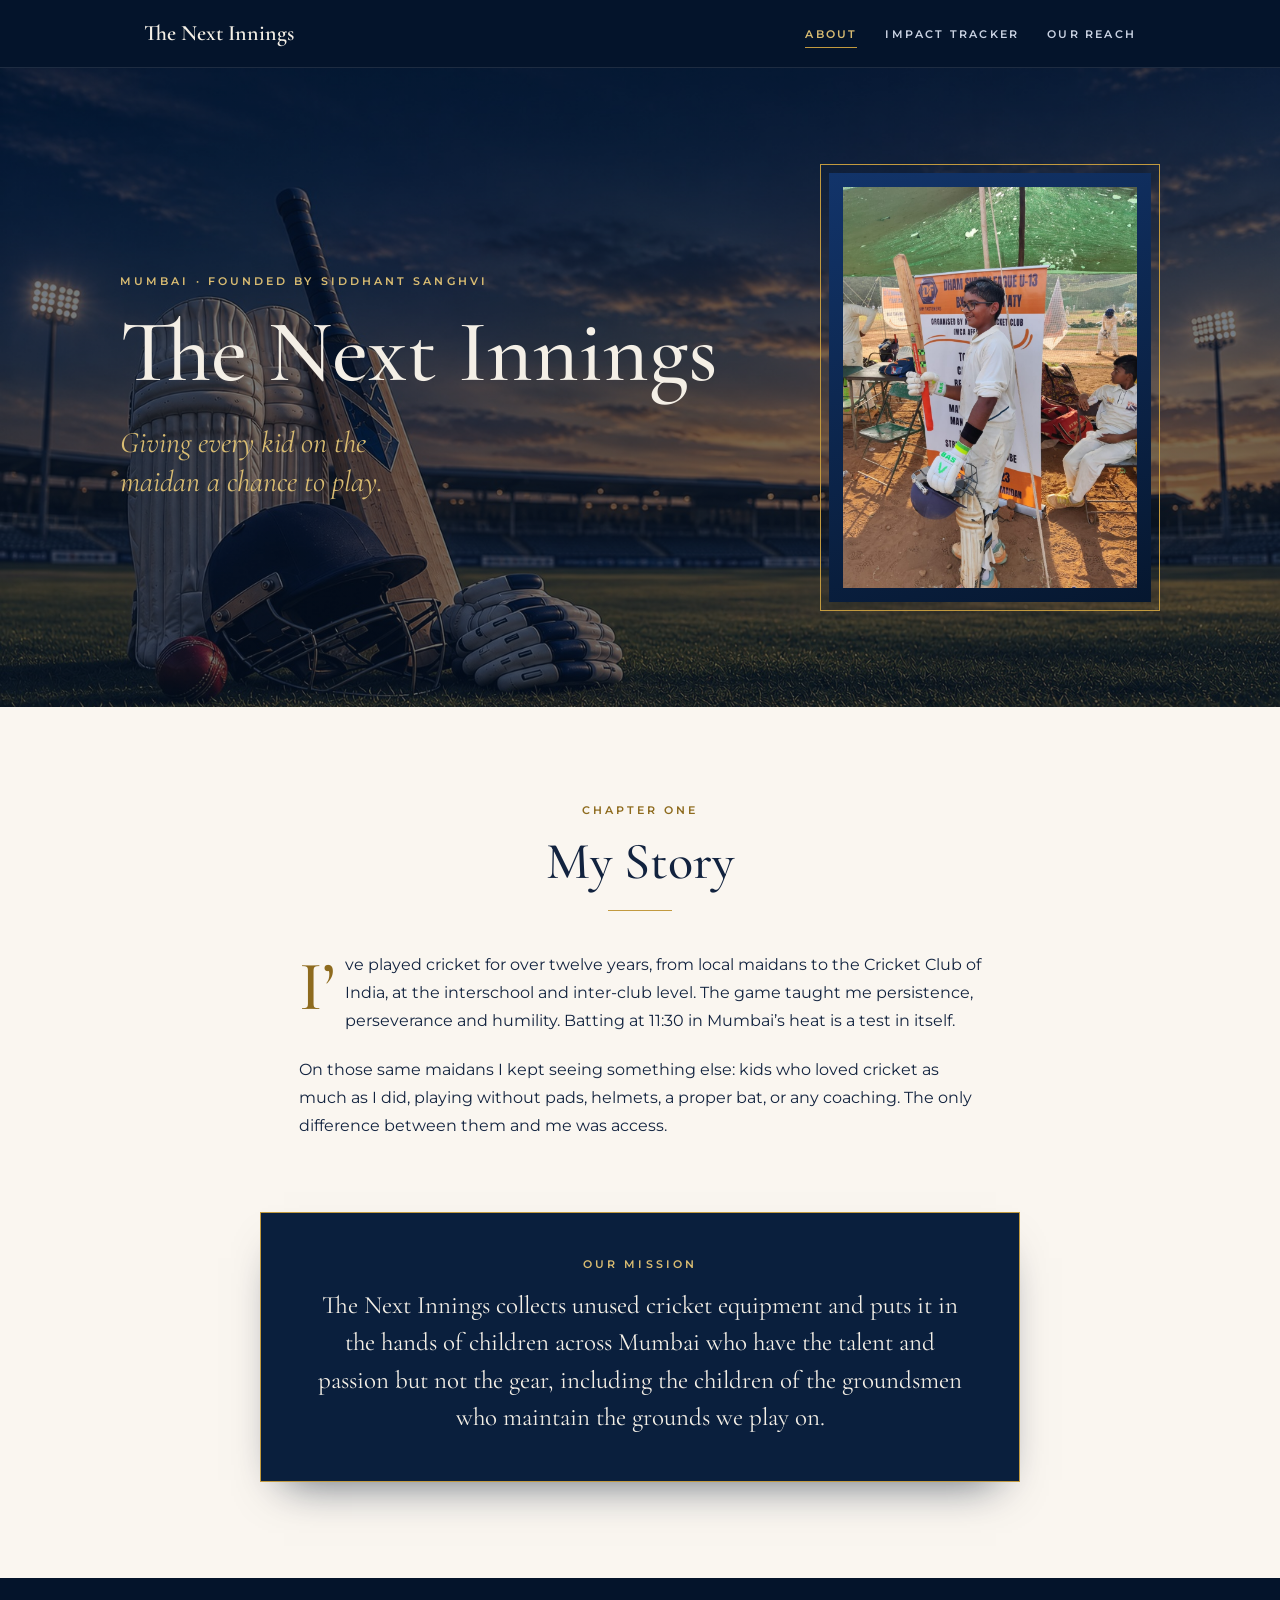
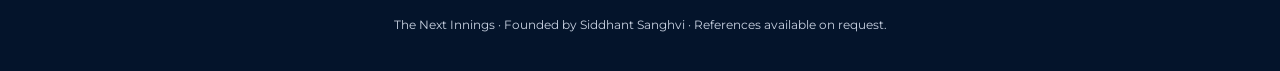
<file: index.html>
<!DOCTYPE html>
<html lang="en">
<head>
<meta charset="utf-8">
<meta name="viewport" content="width=device-width, initial-scale=1">
<title>About | The Next Innings</title>
<meta name="description" content="The Next Innings collects unused cricket equipment and gives it to children across Mumbai who have the talent but not the gear.">
<link rel="preconnect" href="https://fonts.googleapis.com">
<link rel="preconnect" href="https://fonts.gstatic.com" crossorigin>
<link href="https://fonts.googleapis.com/css2?family=Cormorant+Garamond:ital,wght@0,500;0,600;1,500&family=Montserrat:wght@400;500;600&display=swap" rel="stylesheet">
<link rel="stylesheet" href="style.css">
</head>
<body data-page="about">
<div id="app"></div>
<noscript>Please turn on JavaScript to view this site.</noscript>
<script src="data.js"></script>
<script src="app.js"></script>
</body>
</html>
</file>
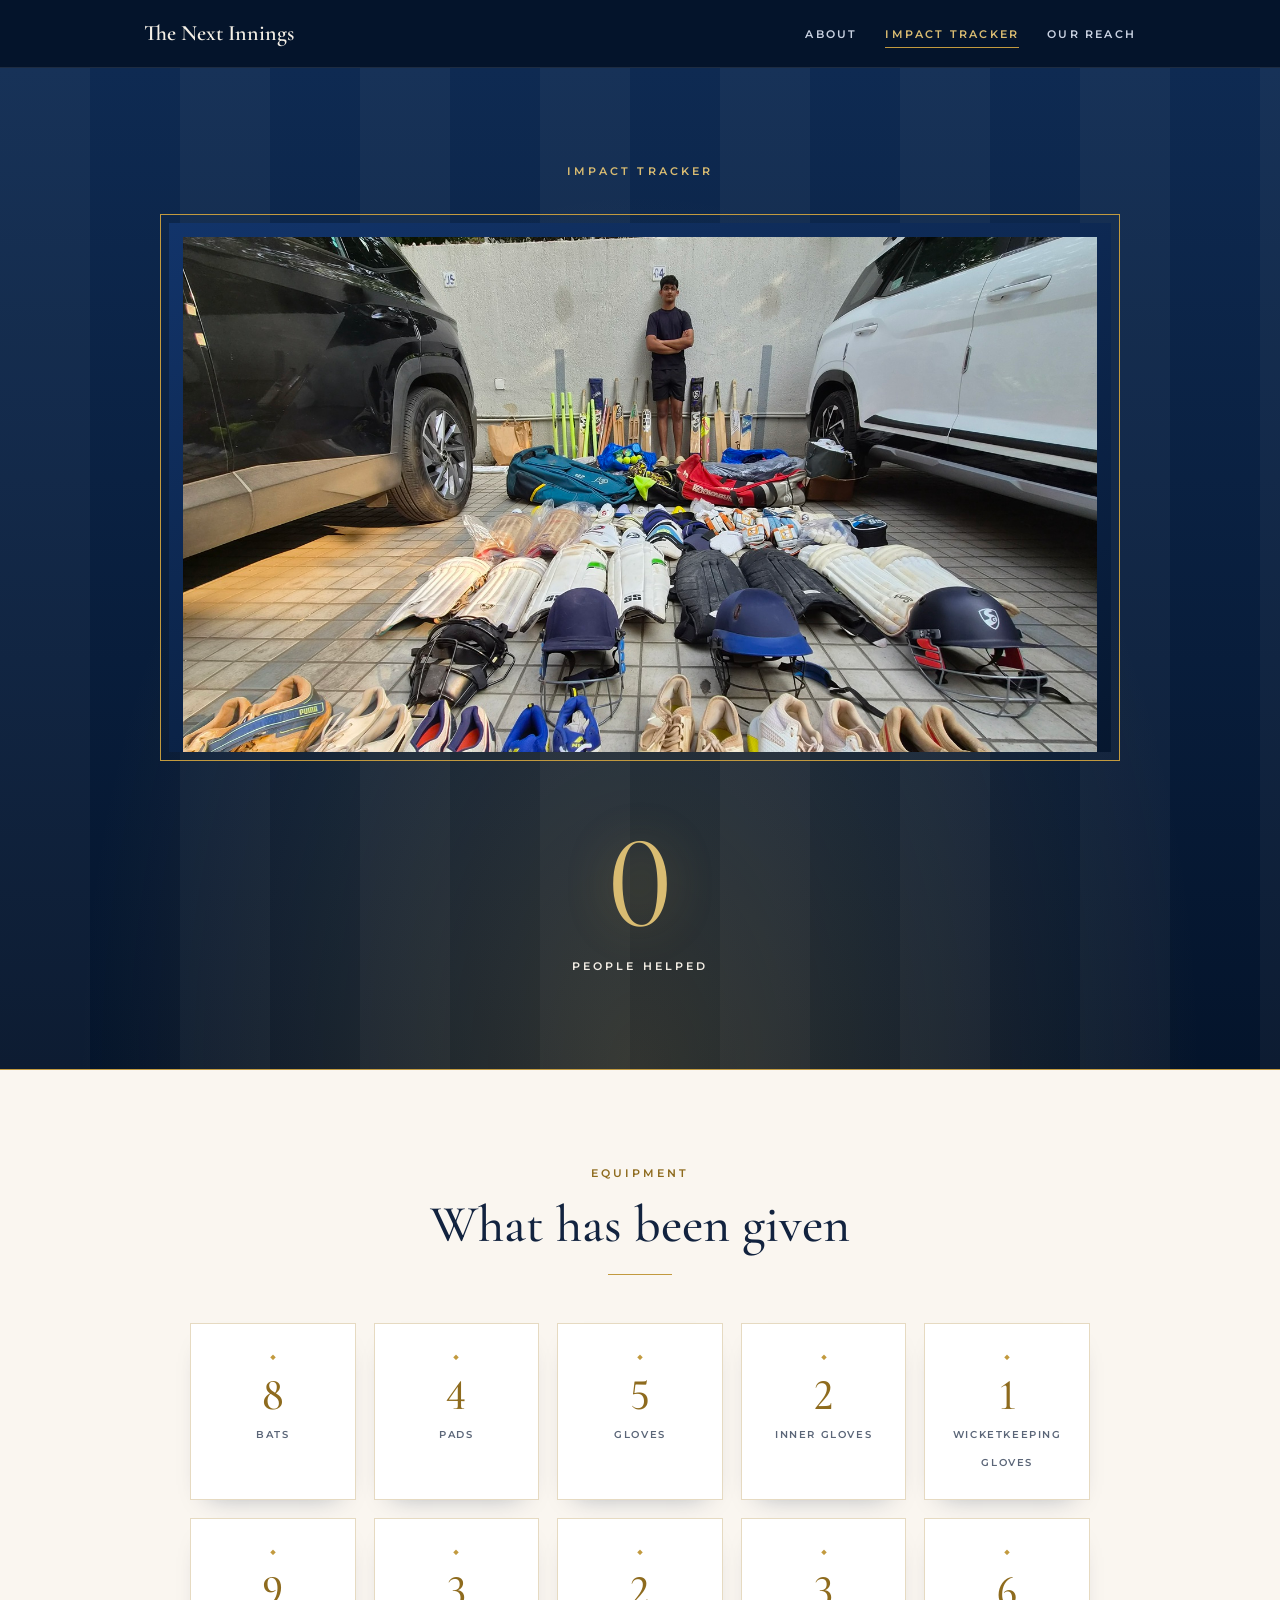
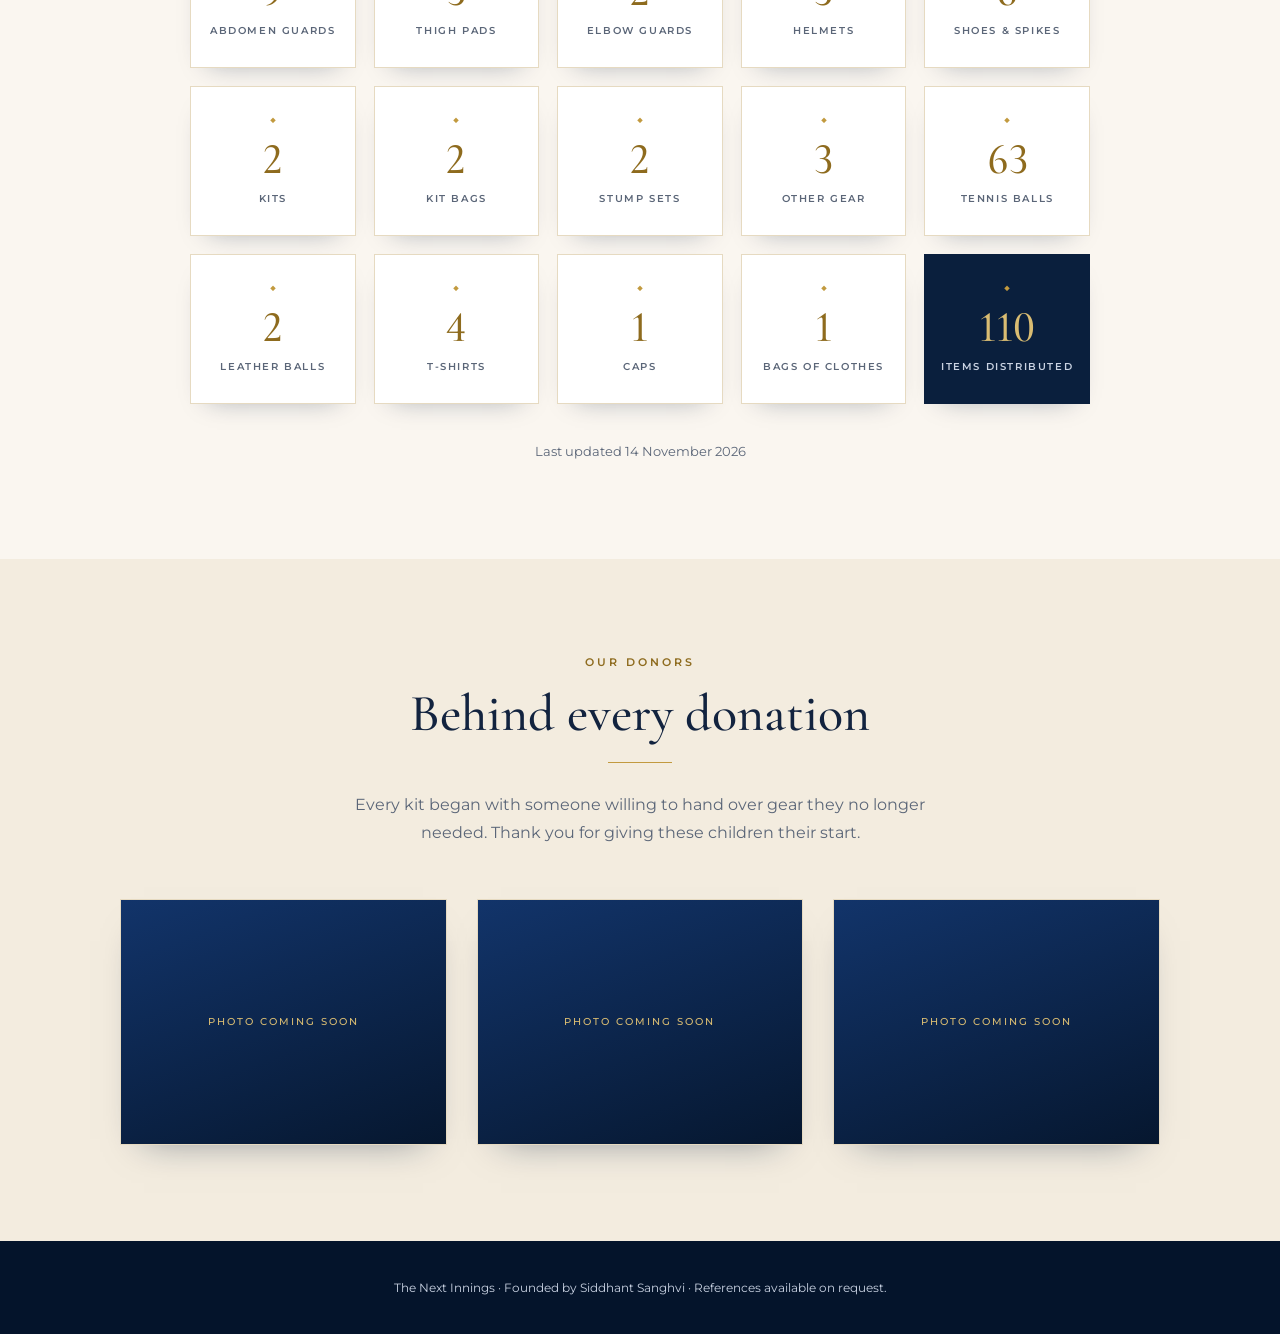
<file: impact.html>
<!DOCTYPE html>
<html lang="en">
<head>
<meta charset="utf-8">
<meta name="viewport" content="width=device-width, initial-scale=1">
<title>Impact Tracker | The Next Innings</title>
<meta name="description" content="The Next Innings collects unused cricket equipment and gives it to children across Mumbai who have the talent but not the gear.">
<link rel="preconnect" href="https://fonts.googleapis.com">
<link rel="preconnect" href="https://fonts.gstatic.com" crossorigin>
<link href="https://fonts.googleapis.com/css2?family=Cormorant+Garamond:ital,wght@0,500;0,600;1,500&family=Montserrat:wght@400;500;600&display=swap" rel="stylesheet">
<link rel="stylesheet" href="style.css">
</head>
<body data-page="impact">
<div id="app"></div>
<noscript>Please turn on JavaScript to view this site.</noscript>
<script src="data.js"></script>
<script src="app.js"></script>
</body>
</html>
</file>
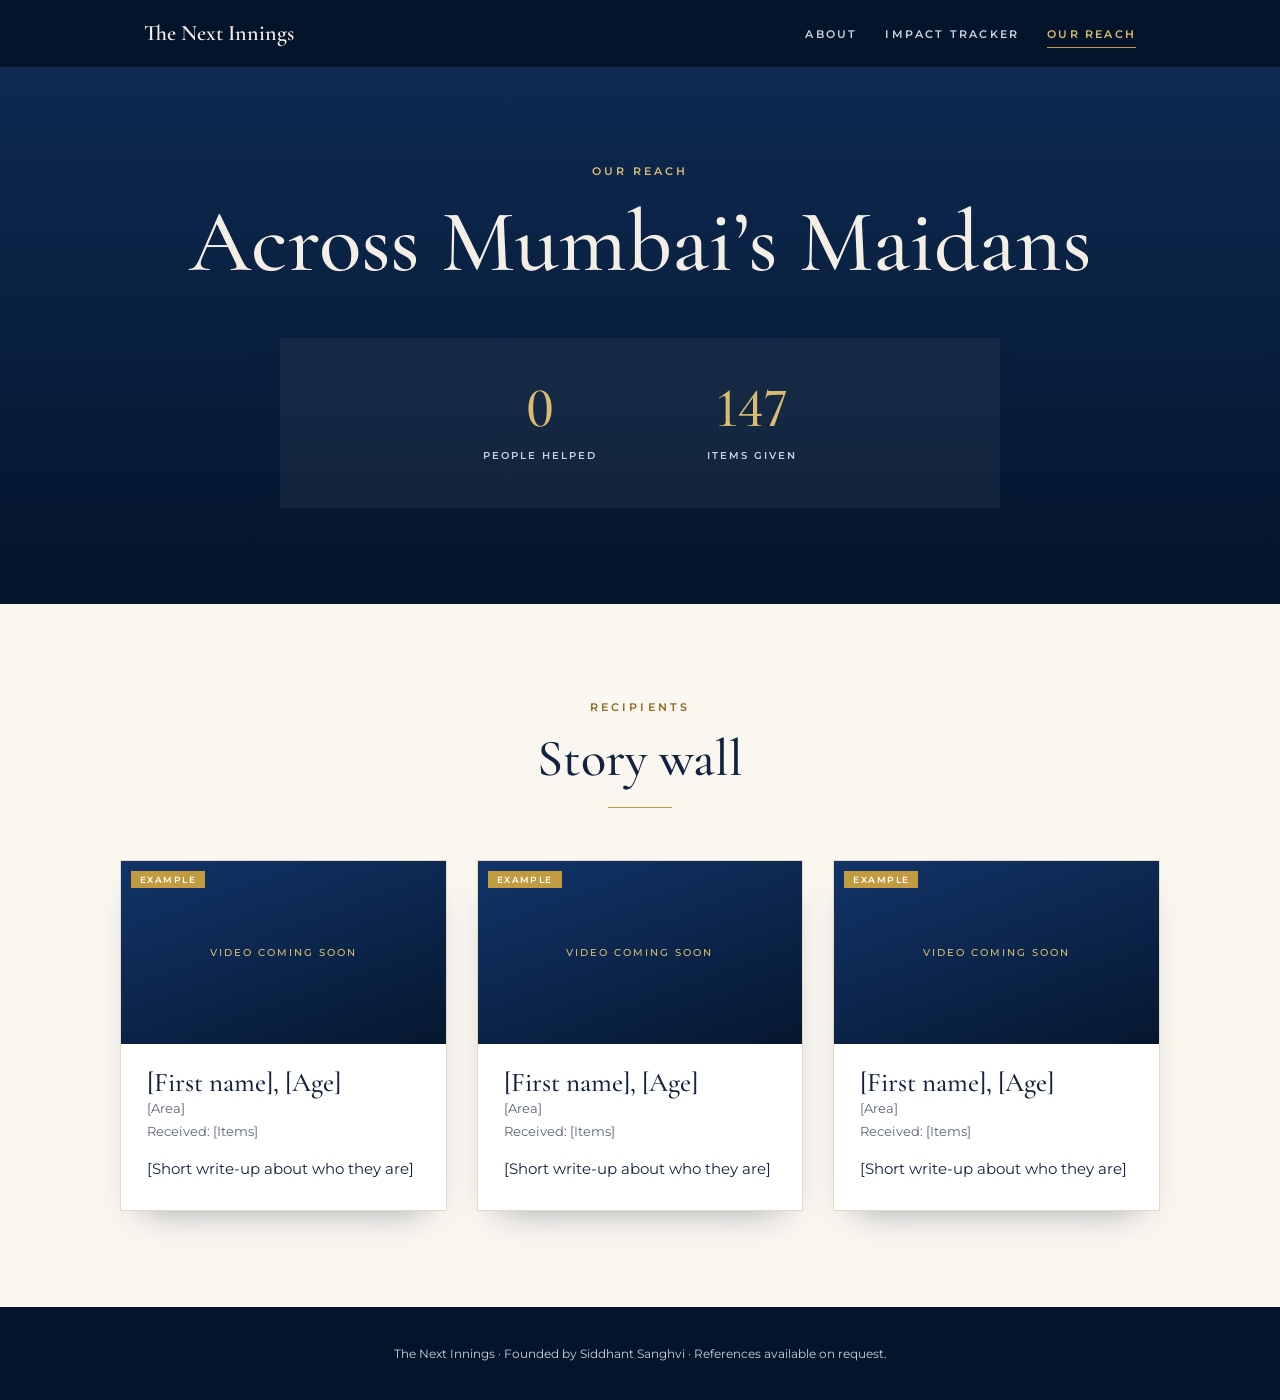
<file: reach.html>
<!DOCTYPE html>
<html lang="en">
<head>
<meta charset="utf-8">
<meta name="viewport" content="width=device-width, initial-scale=1">
<title>Our Reach | The Next Innings</title>
<meta name="description" content="The Next Innings collects unused cricket equipment and gives it to children across Mumbai who have the talent but not the gear.">
<link rel="preconnect" href="https://fonts.googleapis.com">
<link rel="preconnect" href="https://fonts.gstatic.com" crossorigin>
<link href="https://fonts.googleapis.com/css2?family=Cormorant+Garamond:ital,wght@0,500;0,600;1,500&family=Montserrat:wght@400;500;600&display=swap" rel="stylesheet">
<link rel="stylesheet" href="style.css">
</head>
<body data-page="reach">
<div id="app"></div>
<noscript>Please turn on JavaScript to view this site.</noscript>
<script src="data.js"></script>
<script src="app.js"></script>
</body>
</html>
</file>
<file: style.css>
:root{--navy:#0A1F3D;--deep:#04142B;--cream:#FAF6F0;--sand:#F3ECDF;--gold:#C29A3F;--gold-l:#D9BC72;--gold-d:#8E6B1E;--ink:#12233F;--mute:#5B6678;--edge:#E6DAC1}
*{box-sizing:border-box;margin:0}
html{scroll-behavior:smooth}
body{font:400 16px/1.75 Montserrat,system-ui,sans-serif;color:var(--ink);background:var(--cream)}
h1,h2,h3,.big,.stat b,.pan b,.tag,.mission p:last-child,.brand{font-family:"Cormorant Garamond",Georgia,serif;font-variant-numeric:lining-nums}
h1,h2,h3{font-weight:500;line-height:1.1}
:focus-visible{outline:3px solid var(--gold);outline-offset:3px}
.in{max-width:1040px;margin:0 auto}
.c{text-align:center}
.band{padding:96px 24px}
.navy{background:linear-gradient(180deg,#0E2A52,var(--deep));color:#F4EFE6}
.sand{background:var(--sand)}
.eb{font:600 11px Montserrat;letter-spacing:.28em;text-transform:uppercase;color:var(--gold-d);margin-bottom:16px}
.navy .eb,.mission .eb{color:var(--gold-l)}
h1{font-size:clamp(54px,8vw,88px)}
h2{font-size:clamp(36px,5vw,52px)}
.c h2::after{content:"";display:block;width:64px;height:1px;background:var(--gold);margin:20px auto 0}
h3{font-size:27px}
.top{position:sticky;top:0;z-index:5;background:var(--deep);border-bottom:1px solid rgba(255,255,255,.1)}
.bar{display:flex;justify-content:space-between;align-items:center;gap:16px;flex-wrap:wrap;padding:14px 24px;color:#F4EFE6}
.brand{font-size:22px;font-weight:600;color:#F4EFE6;text-decoration:none}
.bar nav a{font:600 11px Montserrat;letter-spacing:.2em;text-transform:uppercase;color:#C9D2E2;text-decoration:none;margin-left:28px;padding:6px 0;border-bottom:1px solid transparent}
.bar nav a:hover,.bar nav a[aria-current]{color:var(--gold-l);border-color:var(--gold)}
.hero .in{display:grid;grid-template-columns:1fr 340px;gap:72px;align-items:center}
.tag{font-style:italic;font-size:clamp(24px,3vw,30px);color:var(--gold-l);margin-top:22px;max-width:22ch;line-height:1.3}
.pf{border:1px solid var(--gold);padding:8px}
.pf.w{max-width:960px;margin:36px auto 56px}
.ph{display:grid;place-items:center;aspect-ratio:3/4;background:linear-gradient(160deg,#12346A,#06172F);color:var(--gold-l);font:500 10px Montserrat;letter-spacing:.2em;text-transform:uppercase;text-align:center;padding:14px;overflow:hidden}
.pf.w .ph{aspect-ratio:16/9}
.ph img{width:100%;height:100%;object-fit:cover;display:block}
.story{max-width:62ch;margin:40px auto 0;text-align:left}
.story p+p{margin-top:1.3em}
.story p:first-child::first-letter{font:500 70px/.8 "Cormorant Garamond",serif;float:left;padding:8px 10px 0 0;color:var(--gold-d)}
.mission{max-width:760px;margin:72px auto 0;background:var(--navy);border:1px solid var(--gold);padding:44px 48px;color:#F4EFE6;box-shadow:0 22px 44px -24px rgba(4,20,43,.7)}
.mission p:last-child{font-size:25px;line-height:1.5}
.big{font-size:clamp(84px,13vw,132px);line-height:1;color:var(--gold-l)}
.lab{font:600 11px Montserrat;letter-spacing:.28em;text-transform:uppercase;margin-top:10px}
.upd{font-size:13px;color:var(--mute);margin-top:36px}
.grid{display:grid;grid-template-columns:repeat(auto-fit,minmax(160px,1fr));gap:18px;max-width:900px;margin:48px auto 0}
.stat{background:#fff;border:1px solid var(--edge);padding:24px 12px;box-shadow:0 12px 26px -18px rgba(10,31,61,.4)}
.stat i{display:block;color:var(--gold);font-size:10px;font-style:normal;margin-bottom:6px}
.stat b{display:block;font-size:44px;font-weight:500;line-height:1.1;color:var(--gold-d)}
.stat span{font:600 10px Montserrat;letter-spacing:.16em;text-transform:uppercase;color:var(--mute)}
.stat.dk{background:var(--navy);border-color:var(--navy)}
.dk b{color:var(--gold-l)}.dk span{color:#C9D2E2}
.pan{display:flex;justify-content:center;gap:clamp(32px,10vw,110px);flex-wrap:wrap;background:rgba(255,255,255,.05);padding:40px 24px;max-width:720px;margin:48px auto 0}
.pan b{display:block;font-size:56px;font-weight:500;line-height:1.1;color:var(--gold-l)}
.pan span{font:600 10px Montserrat;letter-spacing:.2em;text-transform:uppercase;color:#C9D2E2}
.intro{max-width:56ch;margin:28px auto 0;color:var(--mute)}
.cards{display:grid;grid-template-columns:repeat(auto-fit,minmax(290px,1fr));gap:30px;max-width:1040px;margin:52px auto 0;text-align:left}
.card{position:relative;background:#fff;border:1px solid var(--edge);box-shadow:0 18px 36px -24px rgba(10,31,61,.5)}
.card .ph{aspect-ratio:4/3}
.card.s .ph,.vid{aspect-ratio:16/9}
.vid{background:#000}
.vid iframe,.vid video{width:100%;height:100%;border:0;display:block}
.card .b{padding:24px 26px 28px}
.meta{font-size:13px;color:var(--mute)}
.card p{margin-top:14px;font-size:14.5px}
.ex{position:absolute;top:10px;left:10px;z-index:1;background:var(--gold);color:#fff;font:600 9px Montserrat;letter-spacing:.16em;text-transform:uppercase;padding:3px 9px}
figure{margin:0}figcaption{font-size:13px;color:var(--mute);margin-top:8px}
.foot{padding:36px 24px;text-align:center;font-size:12px;color:#C9D2E2;background:var(--deep)}
@media(max-width:780px){.hero .in{grid-template-columns:1fr;gap:40px;text-align:center}.hero .tag{margin-left:auto;margin-right:auto}.pf{max-width:300px;margin:0 auto}.band{padding:72px 20px}.bar nav a{margin:0 14px 0 0}.mission{padding:32px 24px}}
@media(prefers-reduced-motion:reduce){html{scroll-behavior:auto}}
.hero[style]{background-size:cover;background-position:center}
body[data-page="impact"] .navy.band{background:radial-gradient(ellipse at 50% 100%,rgba(194,154,63,.24),transparent 62%),repeating-linear-gradient(90deg,rgba(255,255,255,.035) 0 90px,transparent 90px 180px),linear-gradient(180deg,#0E2A52,var(--deep));border-bottom:1px solid var(--gold)}
body[data-page="impact"] .big{text-shadow:0 0 44px rgba(194,154,63,.4)}
</file>
